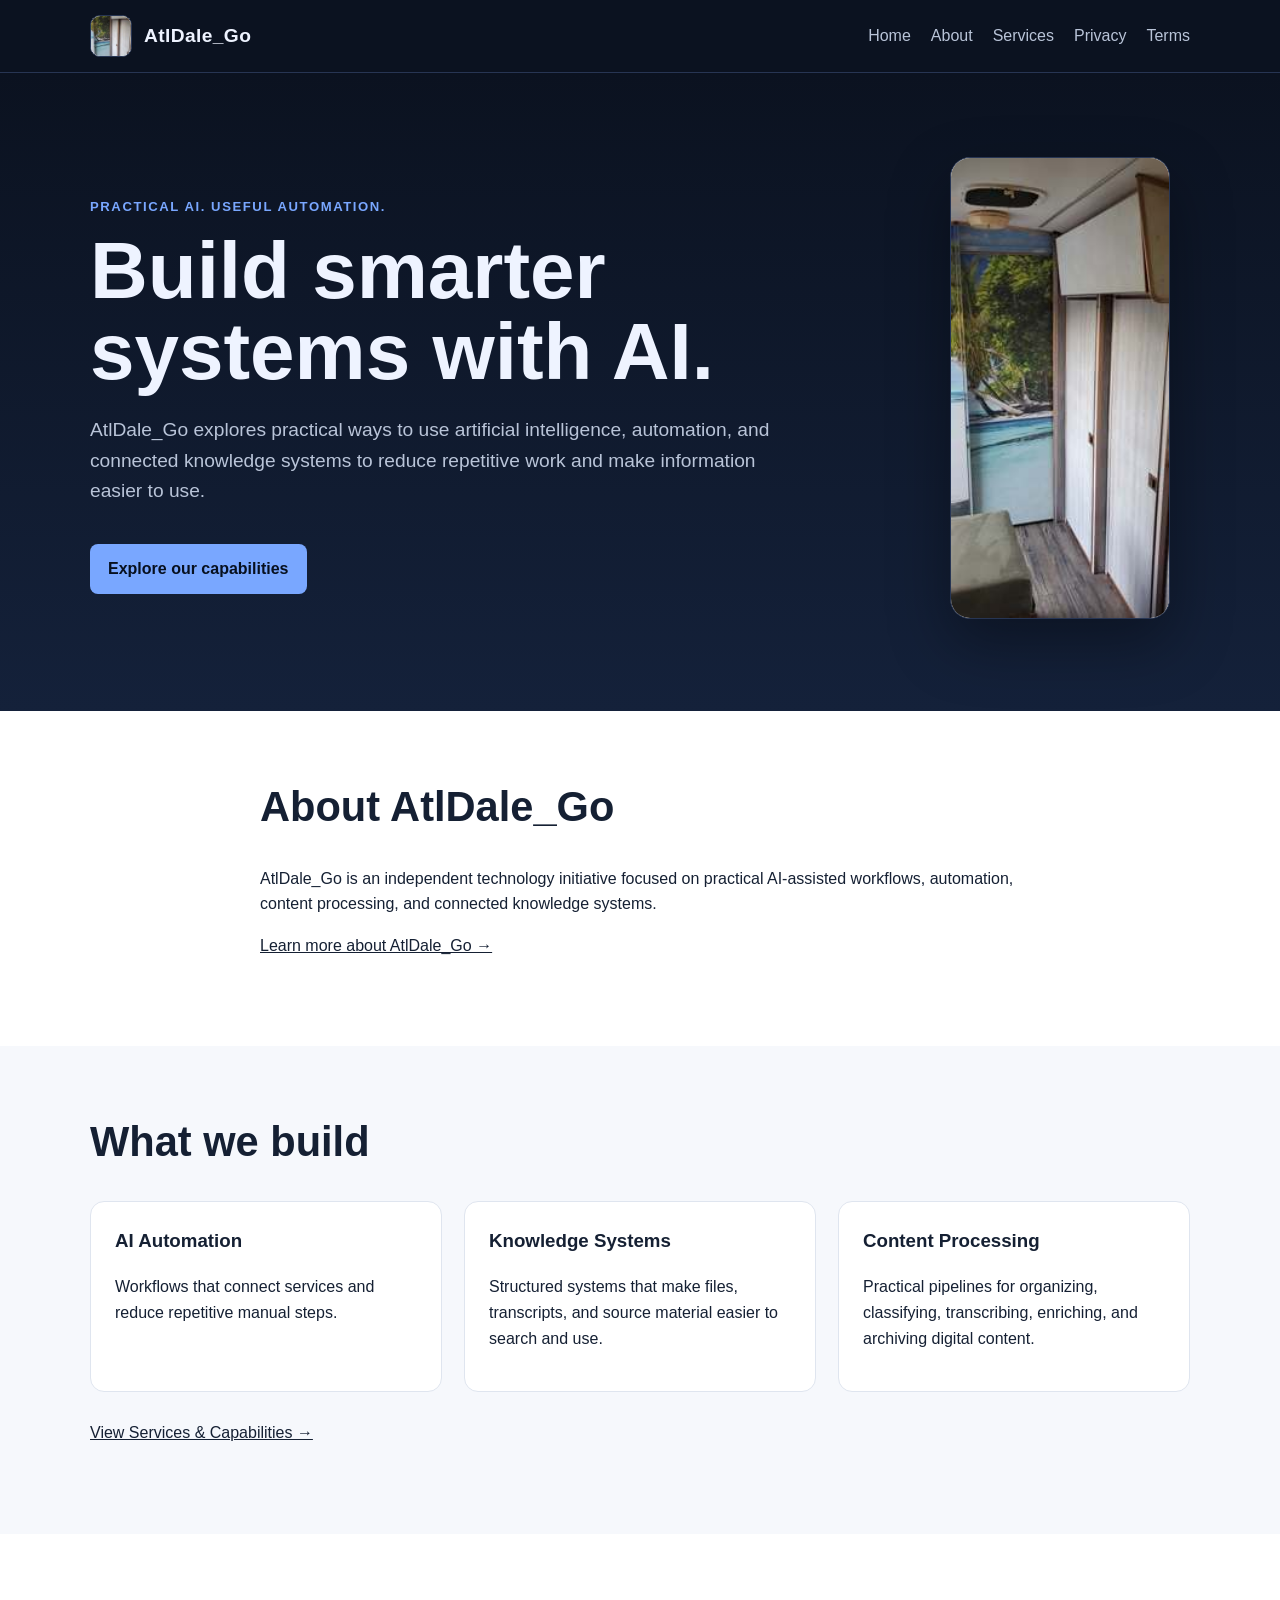
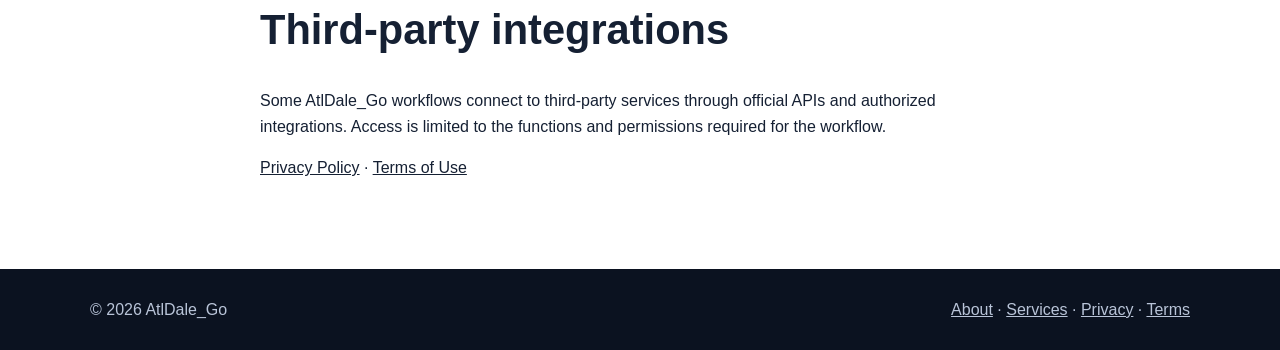
<file: index.html>
<!doctype html>
<html lang="en">
<head>
  <meta charset="utf-8">
  <meta name="viewport" content="width=device-width, initial-scale=1">
  <meta name="description" content="AtlDale_Go builds practical AI workflows, automation, and knowledge systems.">
  <title>AtlDale_Go</title>
  <link rel="icon" href="assets/atldalego-logo.svg" type="image/svg+xml">
  <link rel="stylesheet" href="styles.css">
</head>
<body>
  <header class="site-header">
    <div class="wrap nav">
      <a class="brand" href="index.html"><img class="brand-logo" src="assets/atldalego-logo.svg" alt="AtlDaleGo logo"><span>AtlDale_Go</span></a>
      <nav aria-label="Main navigation"><a href="index.html">Home</a><a href="about.html">About</a><a href="services.html">Services</a><a href="privacy.html">Privacy</a><a href="terms.html">Terms</a></nav>
    </div>
  </header>
  <main>
    <section class="hero"><div class="wrap hero-grid"><div class="hero-inner"><p class="eyebrow">Practical AI. Useful automation.</p><h1>Build smarter systems with AI.</h1><p class="lead">AtlDale_Go explores practical ways to use artificial intelligence, automation, and connected knowledge systems to reduce repetitive work and make information easier to use.</p><a class="button" href="services.html">Explore our capabilities</a></div><div class="hero-logo-wrap" aria-label="AtlDaleGo brand image"><img class="hero-logo" src="assets/atldalego-logo.svg" alt="AtlDaleGo tropical interior logo"></div></div></section>
    <section class="section"><div class="wrap narrow"><h2>About AtlDale_Go</h2><p>AtlDale_Go is an independent technology initiative focused on practical AI-assisted workflows, automation, content processing, and connected knowledge systems.</p><p><a href="about.html">Learn more about AtlDale_Go →</a></p></div></section>
    <section class="section alt"><div class="wrap"><h2>What we build</h2><div class="cards"><article class="card"><h3>AI Automation</h3><p>Workflows that connect services and reduce repetitive manual steps.</p></article><article class="card"><h3>Knowledge Systems</h3><p>Structured systems that make files, transcripts, and source material easier to search and use.</p></article><article class="card"><h3>Content Processing</h3><p>Practical pipelines for organizing, classifying, transcribing, enriching, and archiving digital content.</p></article></div><p style="margin-top:28px"><a href="services.html">View Services & Capabilities →</a></p></div></section>
    <section class="section"><div class="wrap narrow"><h2>Third-party integrations</h2><p>Some AtlDale_Go workflows connect to third-party services through official APIs and authorized integrations. Access is limited to the functions and permissions required for the workflow.</p><p><a href="privacy.html">Privacy Policy</a> · <a href="terms.html">Terms of Use</a></p></div></section>
  </main>
  <footer class="site-footer"><div class="wrap footer-inner"><span>© 2026 AtlDale_Go</span><span><a href="about.html">About</a> · <a href="services.html">Services</a> · <a href="privacy.html">Privacy</a> · <a href="terms.html">Terms</a></span></div></footer>
</body>
</html>
</file>
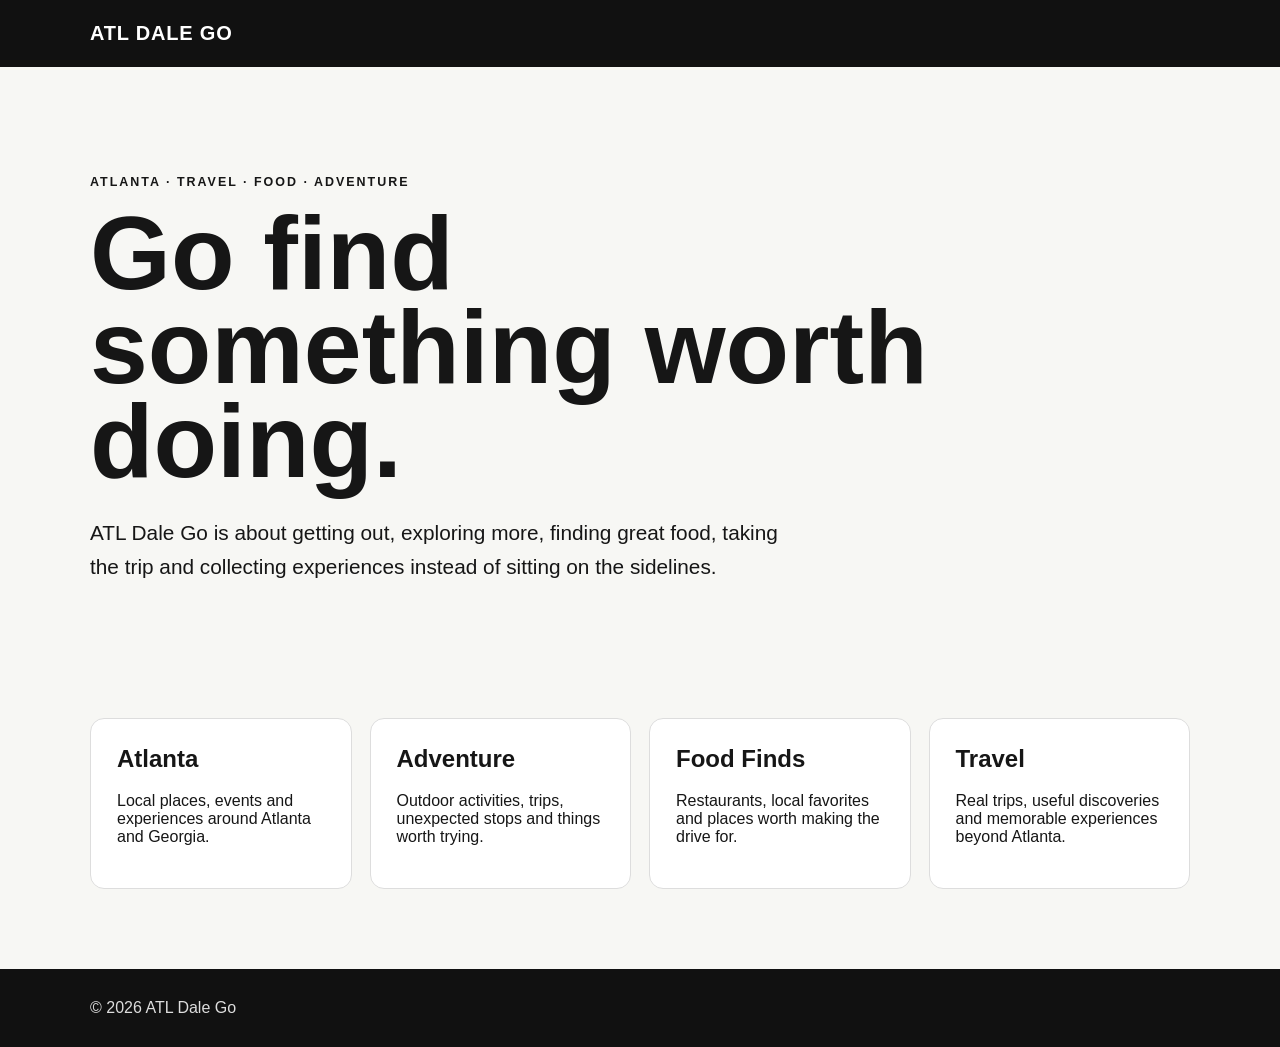
<file: atl-dale-go/index.html>
<!doctype html>
<html lang="en">
<head>
  <meta charset="utf-8">
  <meta name="viewport" content="width=device-width, initial-scale=1">
  <meta name="description" content="ATL Dale Go — Atlanta, travel, food finds, adventure and experiences worth getting out for.">
  <title>ATL Dale Go</title>
  <style>
    :root { font-family: Arial, Helvetica, sans-serif; color: #161616; background: #f7f7f4; }
    * { box-sizing: border-box; }
    body { margin: 0; }
    .wrap { width: min(1100px, calc(100% - 40px)); margin: 0 auto; }
    header { padding: 22px 0; background: #111; color: white; }
    .brand { font-weight: 800; font-size: 1.25rem; letter-spacing: .04em; }
    .hero { padding: 96px 0 84px; }
    .eyebrow { text-transform: uppercase; letter-spacing: .16em; font-weight: 700; font-size: .78rem; }
    h1 { font-size: clamp(3rem, 9vw, 6.5rem); line-height: .9; margin: 18px 0 28px; max-width: 850px; }
    .lead { font-size: 1.3rem; line-height: 1.6; max-width: 720px; }
    .grid { display: grid; grid-template-columns: repeat(auto-fit, minmax(220px, 1fr)); gap: 18px; padding: 30px 0 80px; }
    .card { background: white; border: 1px solid #ddd; border-radius: 14px; padding: 26px; }
    .card h2 { margin-top: 0; }
    footer { background: #111; color: #ddd; padding: 30px 0; }
  </style>
</head>
<body>
  <header>
    <div class="wrap"><div class="brand">ATL DALE GO</div></div>
  </header>

  <main>
    <section class="hero">
      <div class="wrap">
        <p class="eyebrow">Atlanta · Travel · Food · Adventure</p>
        <h1>Go find something worth doing.</h1>
        <p class="lead">ATL Dale Go is about getting out, exploring more, finding great food, taking the trip and collecting experiences instead of sitting on the sidelines.</p>
      </div>
    </section>

    <section class="wrap grid">
      <article class="card">
        <h2>Atlanta</h2>
        <p>Local places, events and experiences around Atlanta and Georgia.</p>
      </article>
      <article class="card">
        <h2>Adventure</h2>
        <p>Outdoor activities, trips, unexpected stops and things worth trying.</p>
      </article>
      <article class="card">
        <h2>Food Finds</h2>
        <p>Restaurants, local favorites and places worth making the drive for.</p>
      </article>
      <article class="card">
        <h2>Travel</h2>
        <p>Real trips, useful discoveries and memorable experiences beyond Atlanta.</p>
      </article>
    </section>
  </main>

  <footer>
    <div class="wrap">© 2026 ATL Dale Go</div>
  </footer>
</body>
</html>
</file>
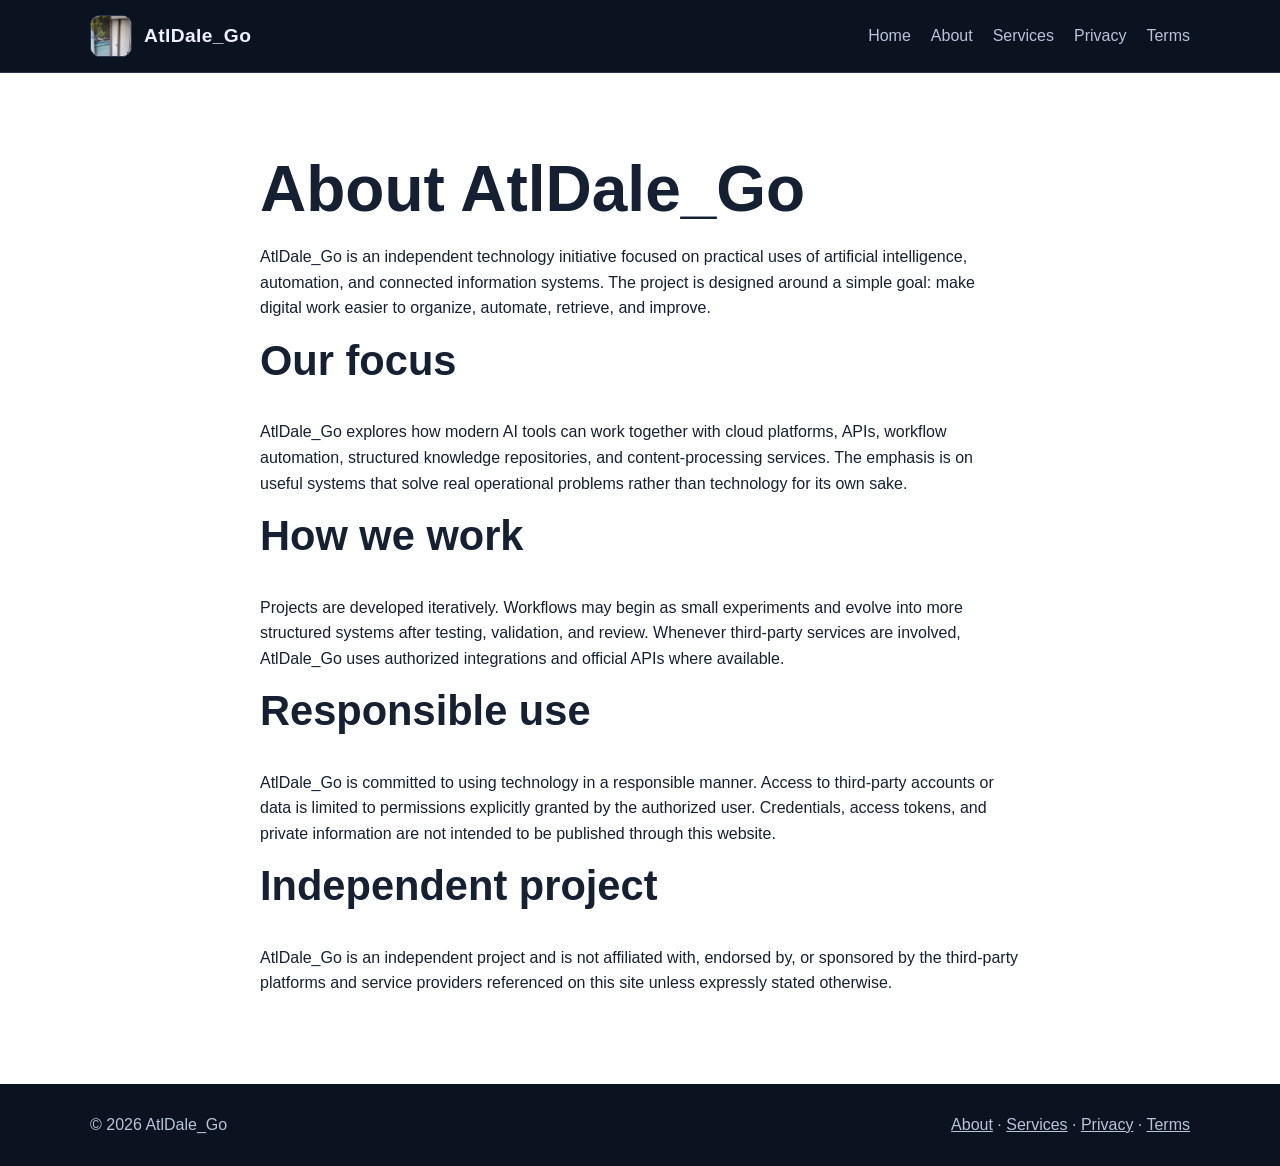
<file: about.html>
<!doctype html>
<html lang="en">
<head>
  <meta charset="utf-8">
  <meta name="viewport" content="width=device-width, initial-scale=1">
  <meta name="description" content="Learn about AtlDale_Go, an independent project focused on practical AI automation and knowledge systems.">
  <title>About | AtlDale_Go</title>
  <link rel="icon" href="assets/atldalego-logo.svg" type="image/svg+xml">
  <link rel="stylesheet" href="styles.css">
</head>
<body>
  <header class="site-header"><div class="wrap nav"><a class="brand" href="index.html"><img class="brand-logo" src="assets/atldalego-logo.svg" alt="AtlDaleGo logo"><span>AtlDale_Go</span></a><nav aria-label="Main navigation"><a href="index.html">Home</a><a href="about.html">About</a><a href="services.html">Services</a><a href="privacy.html">Privacy</a><a href="terms.html">Terms</a></nav></div></header>
  <main class="section"><div class="wrap narrow">
    <h1 style="font-size:clamp(2.2rem,6vw,4rem);color:#152033">About AtlDale_Go</h1>
    <p>AtlDale_Go is an independent technology initiative focused on practical uses of artificial intelligence, automation, and connected information systems. The project is designed around a simple goal: make digital work easier to organize, automate, retrieve, and improve.</p>
    <h2>Our focus</h2>
    <p>AtlDale_Go explores how modern AI tools can work together with cloud platforms, APIs, workflow automation, structured knowledge repositories, and content-processing services. The emphasis is on useful systems that solve real operational problems rather than technology for its own sake.</p>
    <h2>How we work</h2>
    <p>Projects are developed iteratively. Workflows may begin as small experiments and evolve into more structured systems after testing, validation, and review. Whenever third-party services are involved, AtlDale_Go uses authorized integrations and official APIs where available.</p>
    <h2>Responsible use</h2>
    <p>AtlDale_Go is committed to using technology in a responsible manner. Access to third-party accounts or data is limited to permissions explicitly granted by the authorized user. Credentials, access tokens, and private information are not intended to be published through this website.</p>
    <h2>Independent project</h2>
    <p>AtlDale_Go is an independent project and is not affiliated with, endorsed by, or sponsored by the third-party platforms and service providers referenced on this site unless expressly stated otherwise.</p>
  </div></main>
  <footer class="site-footer"><div class="wrap footer-inner"><span>© 2026 AtlDale_Go</span><span><a href="about.html">About</a> · <a href="services.html">Services</a> · <a href="privacy.html">Privacy</a> · <a href="terms.html">Terms</a></span></div></footer>
</body>
</html>
</file>
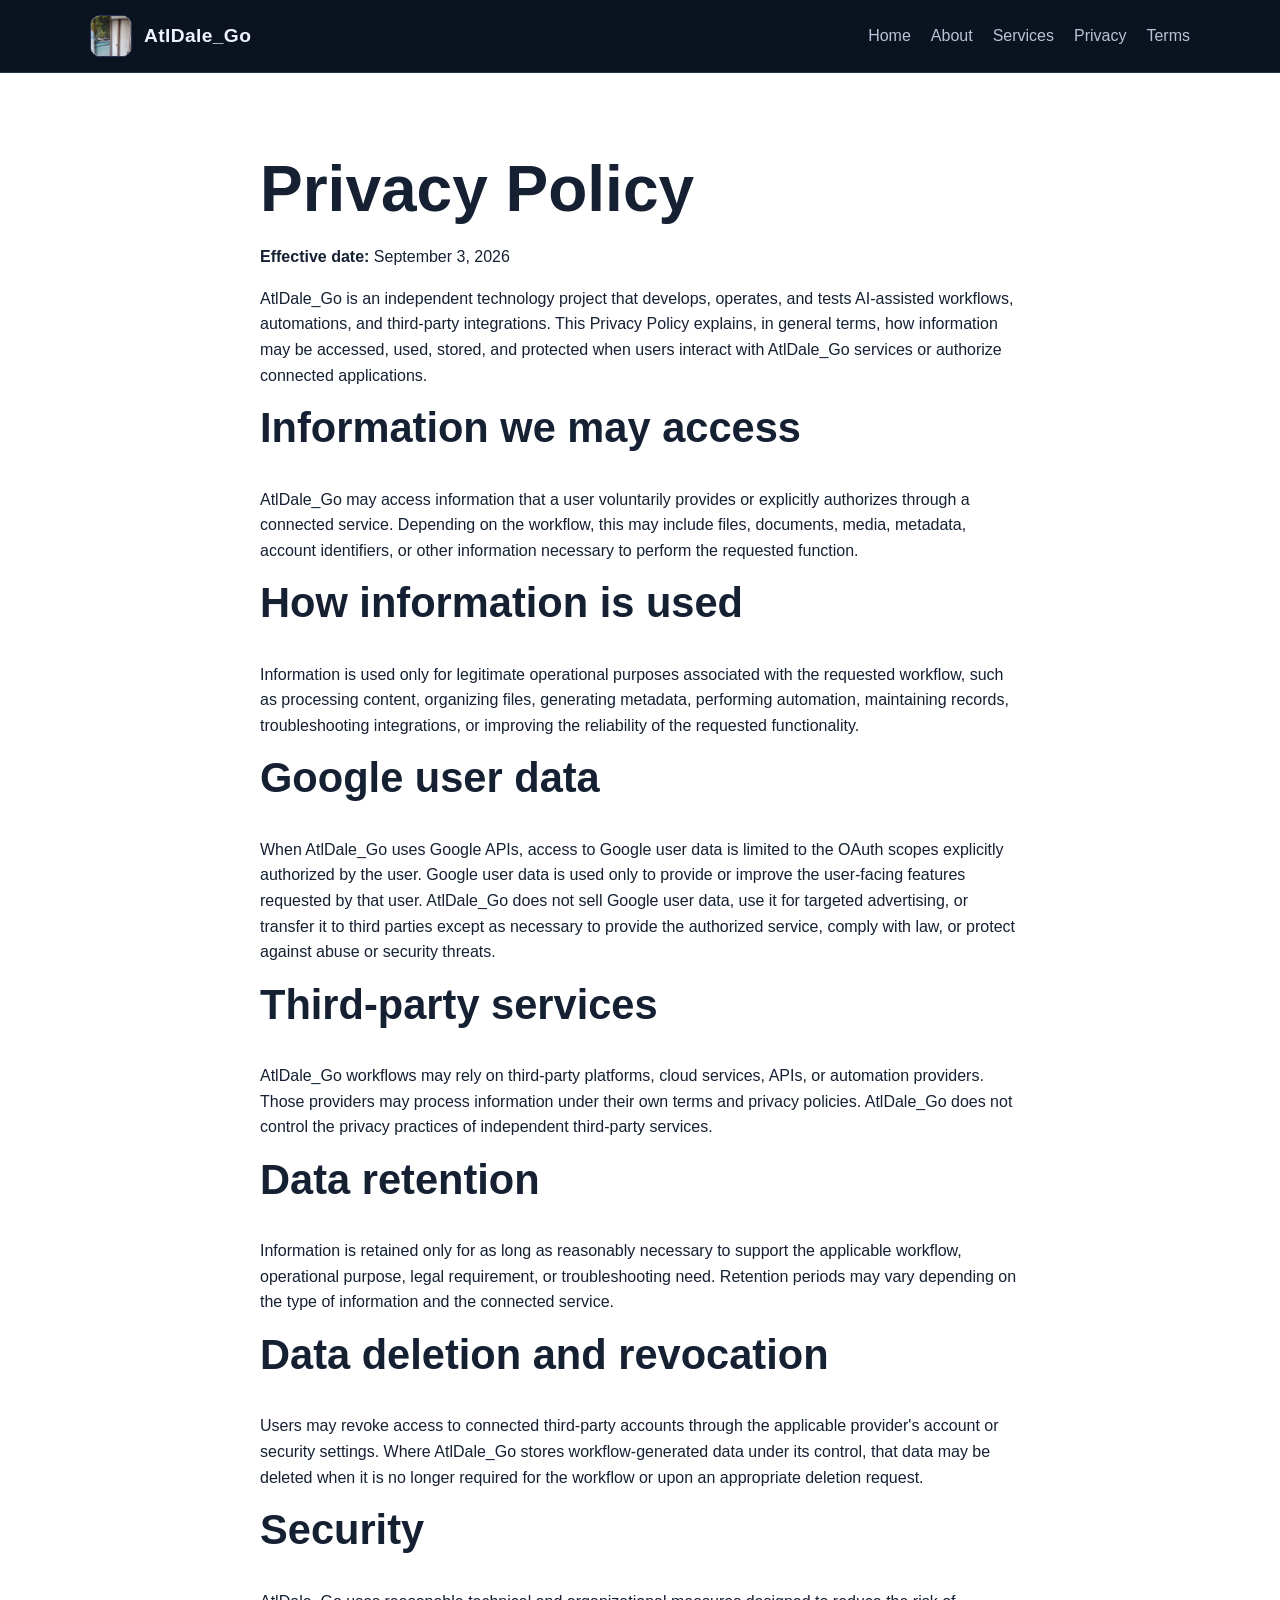
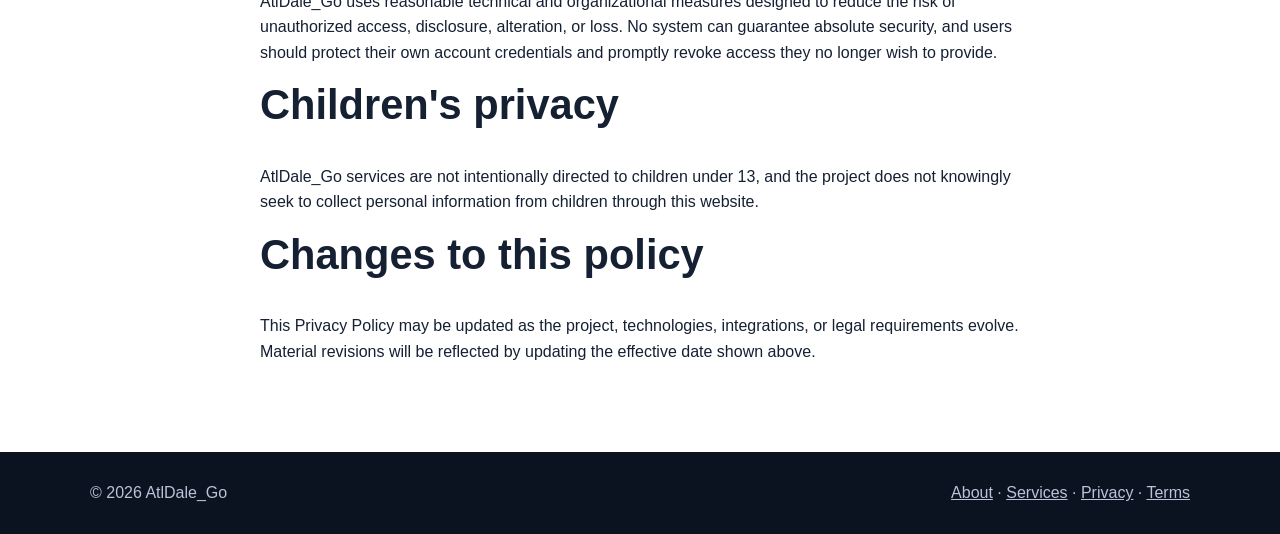
<file: privacy.html>
<!doctype html>
<html lang="en">
<head>
  <meta charset="utf-8">
  <meta name="viewport" content="width=device-width, initial-scale=1">
  <meta name="description" content="Privacy Policy for AtlDale_Go and its AI-assisted workflows and integrations.">
  <title>Privacy Policy | AtlDale_Go</title>
  <link rel="icon" href="assets/atldalego-logo.svg" type="image/svg+xml">
  <link rel="stylesheet" href="styles.css">
</head>
<body>
  <header class="site-header"><div class="wrap nav"><a class="brand" href="index.html"><img class="brand-logo" src="assets/atldalego-logo.svg" alt="AtlDaleGo logo"><span>AtlDale_Go</span></a><nav aria-label="Main navigation"><a href="index.html">Home</a><a href="about.html">About</a><a href="services.html">Services</a><a href="privacy.html">Privacy</a><a href="terms.html">Terms</a></nav></div></header>
  <main class="section"><div class="wrap narrow">
    <h1 style="font-size:clamp(2.2rem,6vw,4rem);color:#152033">Privacy Policy</h1>
    <p><strong>Effective date:</strong> September 3, 2026</p>
    <p>AtlDale_Go is an independent technology project that develops, operates, and tests AI-assisted workflows, automations, and third-party integrations. This Privacy Policy explains, in general terms, how information may be accessed, used, stored, and protected when users interact with AtlDale_Go services or authorize connected applications.</p>
    <h2>Information we may access</h2>
    <p>AtlDale_Go may access information that a user voluntarily provides or explicitly authorizes through a connected service. Depending on the workflow, this may include files, documents, media, metadata, account identifiers, or other information necessary to perform the requested function.</p>
    <h2>How information is used</h2>
    <p>Information is used only for legitimate operational purposes associated with the requested workflow, such as processing content, organizing files, generating metadata, performing automation, maintaining records, troubleshooting integrations, or improving the reliability of the requested functionality.</p>
    <h2>Google user data</h2>
    <p>When AtlDale_Go uses Google APIs, access to Google user data is limited to the OAuth scopes explicitly authorized by the user. Google user data is used only to provide or improve the user-facing features requested by that user. AtlDale_Go does not sell Google user data, use it for targeted advertising, or transfer it to third parties except as necessary to provide the authorized service, comply with law, or protect against abuse or security threats.</p>
    <h2>Third-party services</h2>
    <p>AtlDale_Go workflows may rely on third-party platforms, cloud services, APIs, or automation providers. Those providers may process information under their own terms and privacy policies. AtlDale_Go does not control the privacy practices of independent third-party services.</p>
    <h2>Data retention</h2>
    <p>Information is retained only for as long as reasonably necessary to support the applicable workflow, operational purpose, legal requirement, or troubleshooting need. Retention periods may vary depending on the type of information and the connected service.</p>
    <h2>Data deletion and revocation</h2>
    <p>Users may revoke access to connected third-party accounts through the applicable provider's account or security settings. Where AtlDale_Go stores workflow-generated data under its control, that data may be deleted when it is no longer required for the workflow or upon an appropriate deletion request.</p>
    <h2>Security</h2>
    <p>AtlDale_Go uses reasonable technical and organizational measures designed to reduce the risk of unauthorized access, disclosure, alteration, or loss. No system can guarantee absolute security, and users should protect their own account credentials and promptly revoke access they no longer wish to provide.</p>
    <h2>Children's privacy</h2>
    <p>AtlDale_Go services are not intentionally directed to children under 13, and the project does not knowingly seek to collect personal information from children through this website.</p>
    <h2>Changes to this policy</h2>
    <p>This Privacy Policy may be updated as the project, technologies, integrations, or legal requirements evolve. Material revisions will be reflected by updating the effective date shown above.</p>
  </div></main>
  <footer class="site-footer"><div class="wrap footer-inner"><span>© 2026 AtlDale_Go</span><span><a href="about.html">About</a> · <a href="services.html">Services</a> · <a href="privacy.html">Privacy</a> · <a href="terms.html">Terms</a></span></div></footer>
</body>
</html>
</file>
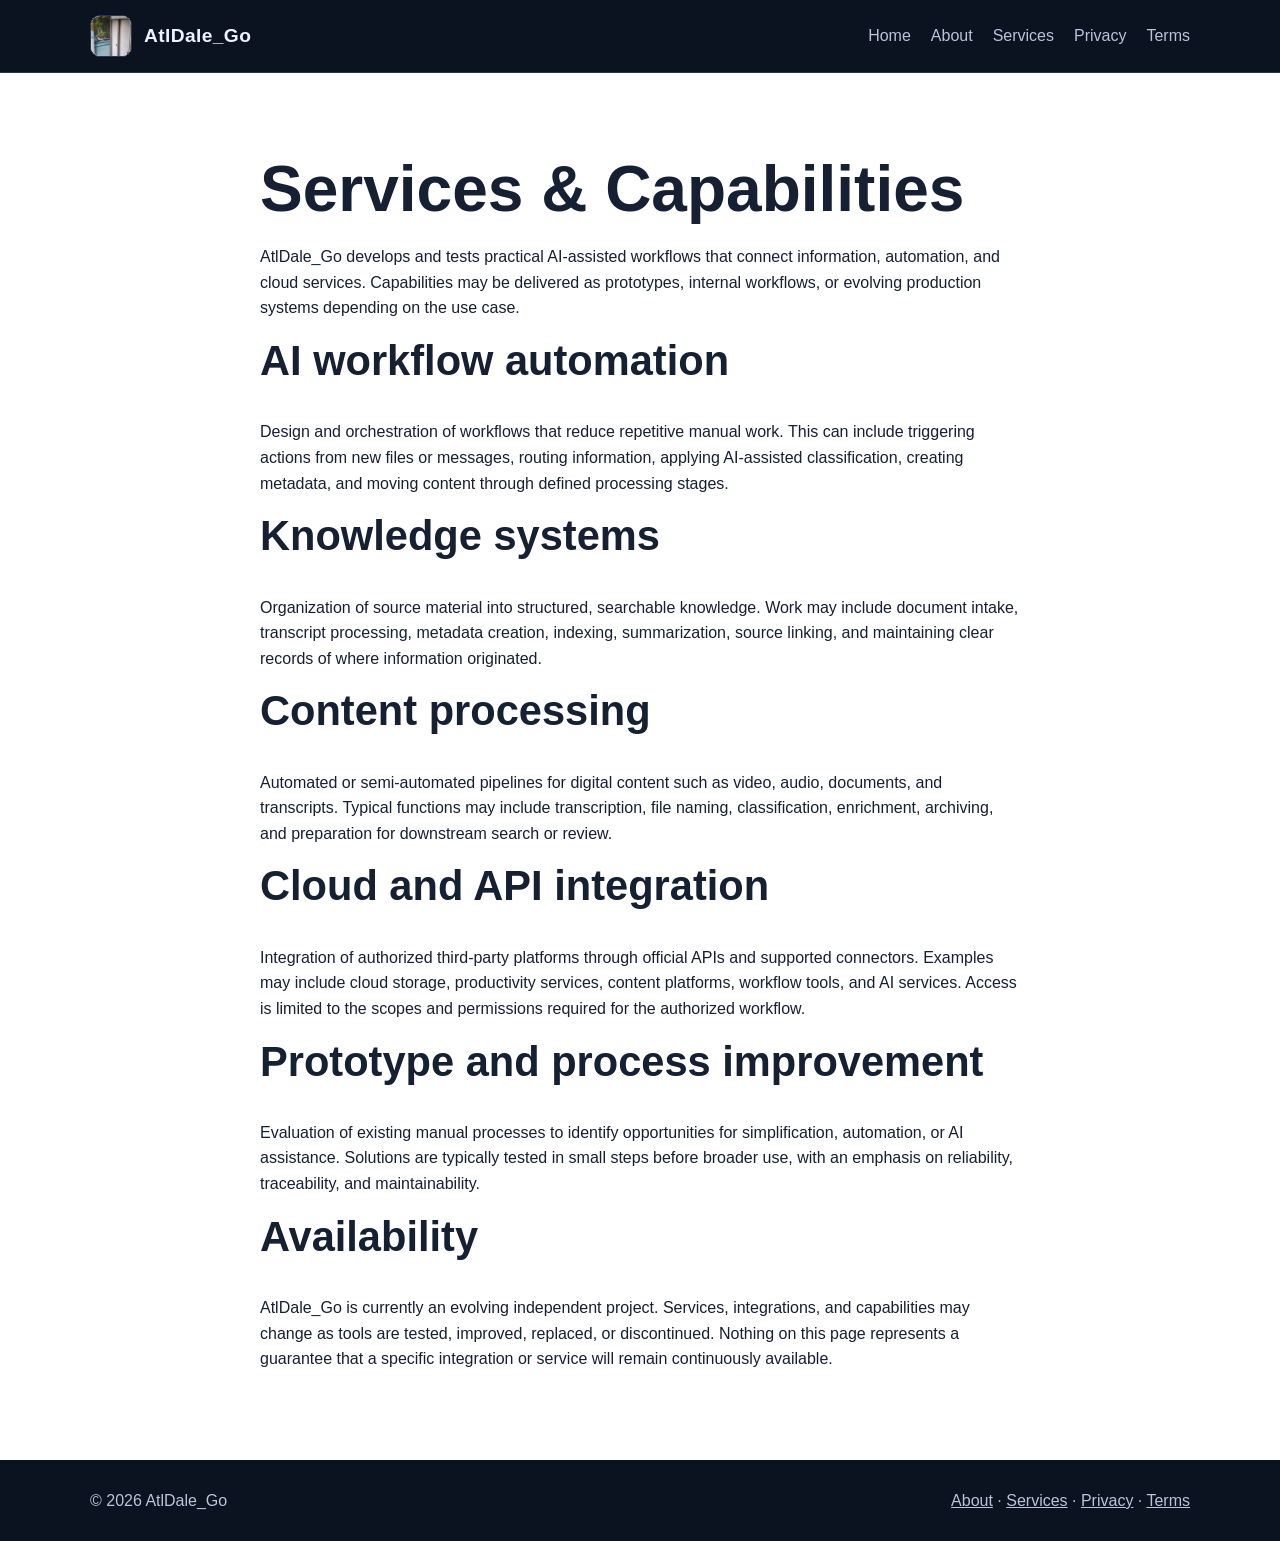
<file: services.html>
<!doctype html>
<html lang="en">
<head>
  <meta charset="utf-8">
  <meta name="viewport" content="width=device-width, initial-scale=1">
  <meta name="description" content="Explore AtlDale_Go services and capabilities in AI automation, knowledge systems, and content processing.">
  <title>Services | AtlDale_Go</title>
  <link rel="icon" href="assets/atldalego-logo.svg" type="image/svg+xml">
  <link rel="stylesheet" href="styles.css">
</head>
<body>
  <header class="site-header"><div class="wrap nav"><a class="brand" href="index.html"><img class="brand-logo" src="assets/atldalego-logo.svg" alt="AtlDaleGo logo"><span>AtlDale_Go</span></a><nav aria-label="Main navigation"><a href="index.html">Home</a><a href="about.html">About</a><a href="services.html">Services</a><a href="privacy.html">Privacy</a><a href="terms.html">Terms</a></nav></div></header>
  <main class="section"><div class="wrap narrow">
    <h1 style="font-size:clamp(2.2rem,6vw,4rem);color:#152033">Services & Capabilities</h1>
    <p>AtlDale_Go develops and tests practical AI-assisted workflows that connect information, automation, and cloud services. Capabilities may be delivered as prototypes, internal workflows, or evolving production systems depending on the use case.</p>
    <h2>AI workflow automation</h2>
    <p>Design and orchestration of workflows that reduce repetitive manual work. This can include triggering actions from new files or messages, routing information, applying AI-assisted classification, creating metadata, and moving content through defined processing stages.</p>
    <h2>Knowledge systems</h2>
    <p>Organization of source material into structured, searchable knowledge. Work may include document intake, transcript processing, metadata creation, indexing, summarization, source linking, and maintaining clear records of where information originated.</p>
    <h2>Content processing</h2>
    <p>Automated or semi-automated pipelines for digital content such as video, audio, documents, and transcripts. Typical functions may include transcription, file naming, classification, enrichment, archiving, and preparation for downstream search or review.</p>
    <h2>Cloud and API integration</h2>
    <p>Integration of authorized third-party platforms through official APIs and supported connectors. Examples may include cloud storage, productivity services, content platforms, workflow tools, and AI services. Access is limited to the scopes and permissions required for the authorized workflow.</p>
    <h2>Prototype and process improvement</h2>
    <p>Evaluation of existing manual processes to identify opportunities for simplification, automation, or AI assistance. Solutions are typically tested in small steps before broader use, with an emphasis on reliability, traceability, and maintainability.</p>
    <h2>Availability</h2>
    <p>AtlDale_Go is currently an evolving independent project. Services, integrations, and capabilities may change as tools are tested, improved, replaced, or discontinued. Nothing on this page represents a guarantee that a specific integration or service will remain continuously available.</p>
  </div></main>
  <footer class="site-footer"><div class="wrap footer-inner"><span>© 2026 AtlDale_Go</span><span><a href="about.html">About</a> · <a href="services.html">Services</a> · <a href="privacy.html">Privacy</a> · <a href="terms.html">Terms</a></span></div></footer>
</body>
</html>
</file>
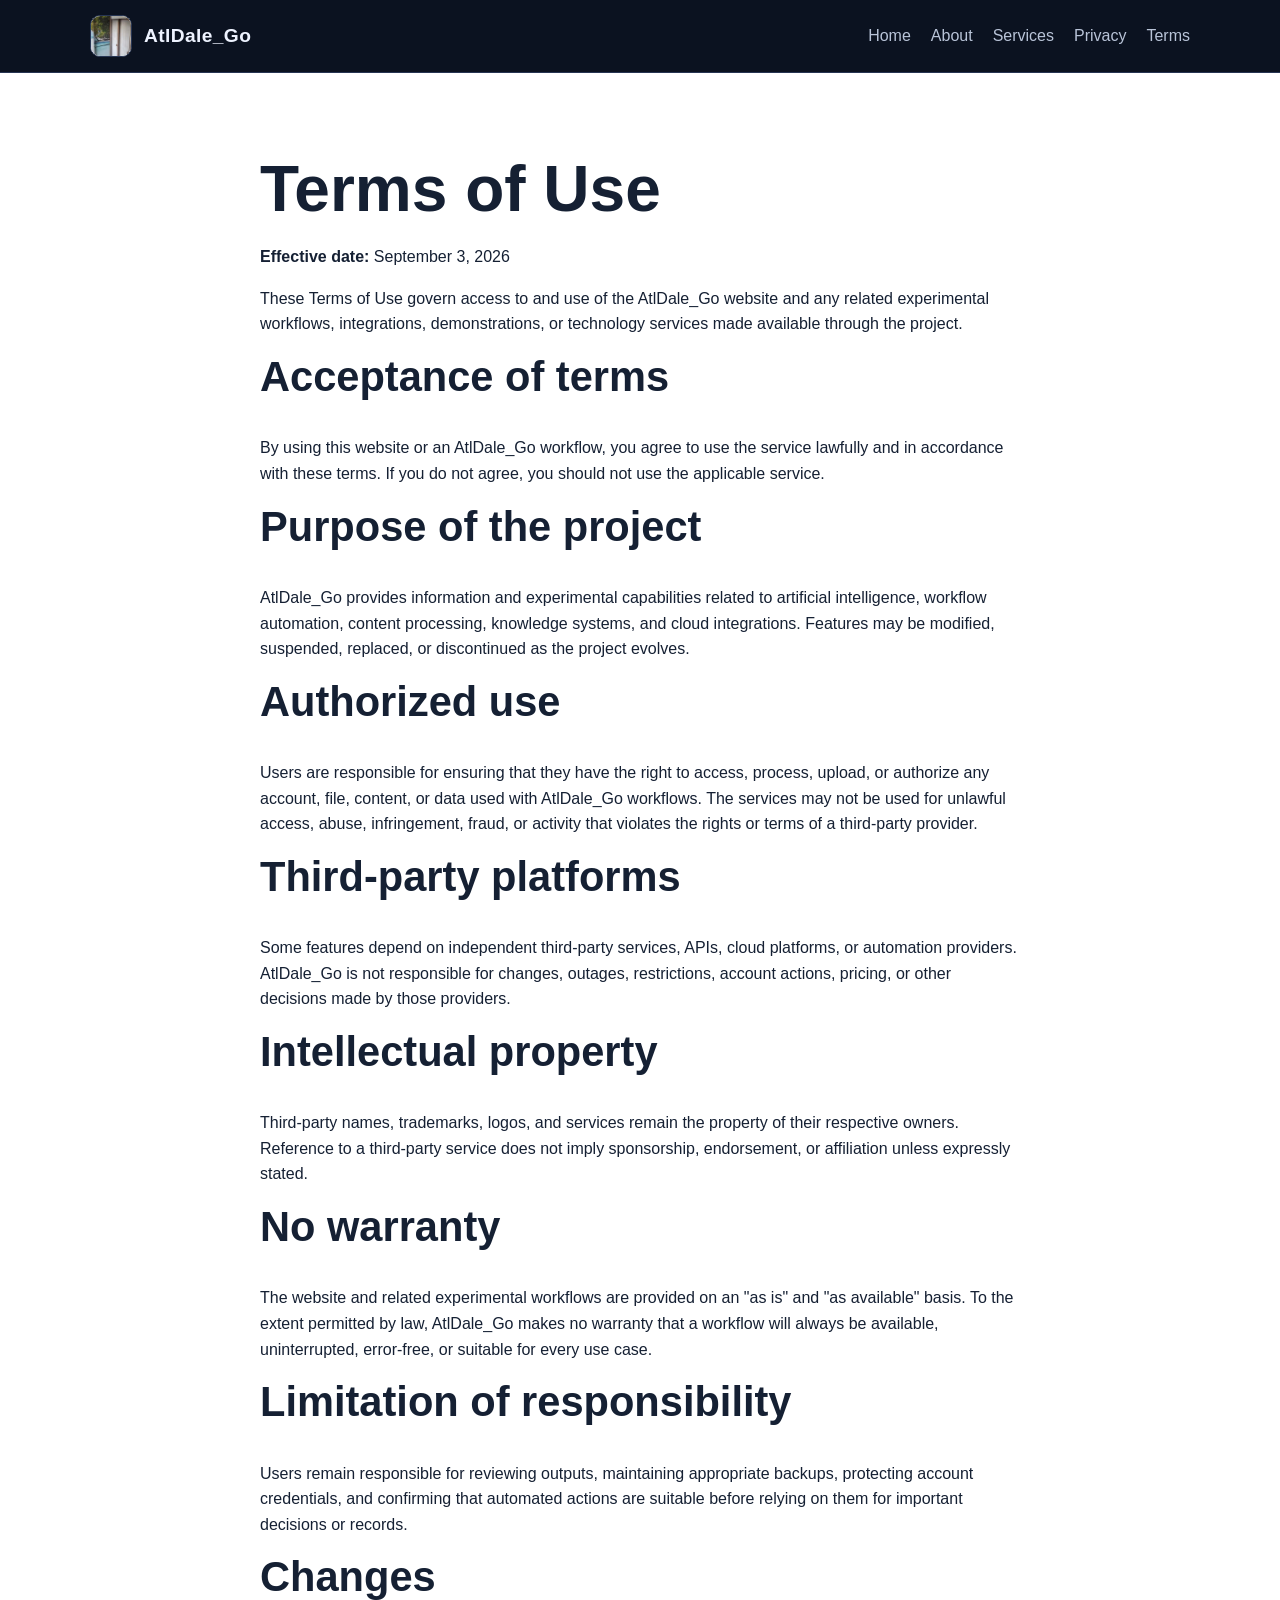
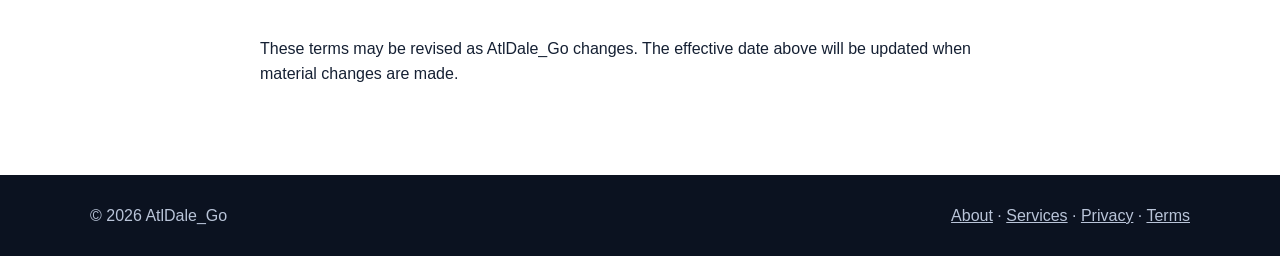
<file: terms.html>
<!doctype html>
<html lang="en">
<head>
  <meta charset="utf-8">
  <meta name="viewport" content="width=device-width, initial-scale=1">
  <meta name="description" content="Terms of Use for the AtlDale_Go website and related experimental technology workflows.">
  <title>Terms of Use | AtlDale_Go</title>
  <link rel="icon" href="assets/atldalego-logo.svg" type="image/svg+xml">
  <link rel="stylesheet" href="styles.css">
</head>
<body>
  <header class="site-header"><div class="wrap nav"><a class="brand" href="index.html"><img class="brand-logo" src="assets/atldalego-logo.svg" alt="AtlDaleGo logo"><span>AtlDale_Go</span></a><nav aria-label="Main navigation"><a href="index.html">Home</a><a href="about.html">About</a><a href="services.html">Services</a><a href="privacy.html">Privacy</a><a href="terms.html">Terms</a></nav></div></header>
  <main class="section"><div class="wrap narrow">
    <h1 style="font-size:clamp(2.2rem,6vw,4rem);color:#152033">Terms of Use</h1>
    <p><strong>Effective date:</strong> September 3, 2026</p>
    <p>These Terms of Use govern access to and use of the AtlDale_Go website and any related experimental workflows, integrations, demonstrations, or technology services made available through the project.</p>
    <h2>Acceptance of terms</h2>
    <p>By using this website or an AtlDale_Go workflow, you agree to use the service lawfully and in accordance with these terms. If you do not agree, you should not use the applicable service.</p>
    <h2>Purpose of the project</h2>
    <p>AtlDale_Go provides information and experimental capabilities related to artificial intelligence, workflow automation, content processing, knowledge systems, and cloud integrations. Features may be modified, suspended, replaced, or discontinued as the project evolves.</p>
    <h2>Authorized use</h2>
    <p>Users are responsible for ensuring that they have the right to access, process, upload, or authorize any account, file, content, or data used with AtlDale_Go workflows. The services may not be used for unlawful access, abuse, infringement, fraud, or activity that violates the rights or terms of a third-party provider.</p>
    <h2>Third-party platforms</h2>
    <p>Some features depend on independent third-party services, APIs, cloud platforms, or automation providers. AtlDale_Go is not responsible for changes, outages, restrictions, account actions, pricing, or other decisions made by those providers.</p>
    <h2>Intellectual property</h2>
    <p>Third-party names, trademarks, logos, and services remain the property of their respective owners. Reference to a third-party service does not imply sponsorship, endorsement, or affiliation unless expressly stated.</p>
    <h2>No warranty</h2>
    <p>The website and related experimental workflows are provided on an "as is" and "as available" basis. To the extent permitted by law, AtlDale_Go makes no warranty that a workflow will always be available, uninterrupted, error-free, or suitable for every use case.</p>
    <h2>Limitation of responsibility</h2>
    <p>Users remain responsible for reviewing outputs, maintaining appropriate backups, protecting account credentials, and confirming that automated actions are suitable before relying on them for important decisions or records.</p>
    <h2>Changes</h2>
    <p>These terms may be revised as AtlDale_Go changes. The effective date above will be updated when material changes are made.</p>
  </div></main>
  <footer class="site-footer"><div class="wrap footer-inner"><span>© 2026 AtlDale_Go</span><span><a href="about.html">About</a> · <a href="services.html">Services</a> · <a href="privacy.html">Privacy</a> · <a href="terms.html">Terms</a></span></div></footer>
</body>
</html>
</file>
<file: styles.css>
:root {
  --bg: #0b1220;
  --panel: #111a2c;
  --text: #eef3ff;
  --muted: #b9c4d8;
  --accent: #79a7ff;
  --line: #273553;
  --light: #f6f8fc;
  --darktext: #152033;
}
* { box-sizing: border-box; }
html { scroll-behavior: smooth; }
body { margin: 0; font-family: Arial, Helvetica, sans-serif; color: var(--darktext); background: white; line-height: 1.6; }
a { color: inherit; }
.wrap { width: min(1100px, calc(100% - 40px)); margin: 0 auto; }
.narrow { max-width: 760px; }
.site-header { background: var(--bg); color: var(--text); border-bottom: 1px solid var(--line); }
.nav { min-height: 72px; display: flex; align-items: center; justify-content: space-between; gap: 24px; }
.brand { display: inline-flex; align-items: center; gap: 12px; font-weight: 800; text-decoration: none; font-size: 1.2rem; letter-spacing: .02em; }
.brand-logo { width: 42px; height: 42px; object-fit: cover; border-radius: 10px; border: 1px solid var(--line); background: white; }
nav { display: flex; gap: 20px; flex-wrap: wrap; }
nav a { text-decoration: none; color: var(--muted); }
nav a:hover { color: white; }
.hero { background: linear-gradient(180deg, var(--bg), #14213a); color: var(--text); }
.hero-grid { display: grid; grid-template-columns: minmax(0, 1fr) 260px; gap: 56px; align-items: center; padding: 84px 0 92px; }
.hero-inner { max-width: 820px; }
.hero-logo-wrap { display: flex; justify-content: center; }
.hero-logo { width: min(100%, 220px); height: auto; border-radius: 20px; border: 1px solid var(--line); box-shadow: 0 24px 60px rgba(0,0,0,.35); background: white; }
.eyebrow { text-transform: uppercase; letter-spacing: .12em; font-size: .82rem; font-weight: 700; color: var(--accent); }
h1 { font-size: clamp(2.5rem, 7vw, 5rem); line-height: 1.02; margin: 12px 0 22px; }
h2 { font-size: clamp(1.8rem, 4vw, 2.6rem); line-height: 1.15; margin-top: 0; }
.lead { font-size: 1.2rem; color: var(--muted); max-width: 720px; }
.button { display: inline-block; margin-top: 18px; padding: 12px 18px; border-radius: 8px; background: var(--accent); color: #07101f; font-weight: 700; text-decoration: none; }
.section { padding: 72px 0; }
.alt { background: var(--light); }
.cards { display: grid; grid-template-columns: repeat(3, 1fr); gap: 22px; margin-top: 30px; }
.card { border: 1px solid #dfe5ef; border-radius: 14px; padding: 24px; background: white; }
.card h3 { margin-top: 0; }
.site-footer { background: var(--bg); color: var(--muted); padding: 28px 0; }
.footer-inner { display: flex; justify-content: space-between; gap: 20px; flex-wrap: wrap; }
@media (max-width: 720px) {
  .nav { align-items: flex-start; flex-direction: column; padding: 18px 0; }
  .cards { grid-template-columns: 1fr; }
  .hero-grid { grid-template-columns: 1fr; padding: 64px 0 72px; gap: 36px; }
  .hero-logo-wrap { justify-content: flex-start; }
  .hero-logo { width: 160px; }
}
</file>
